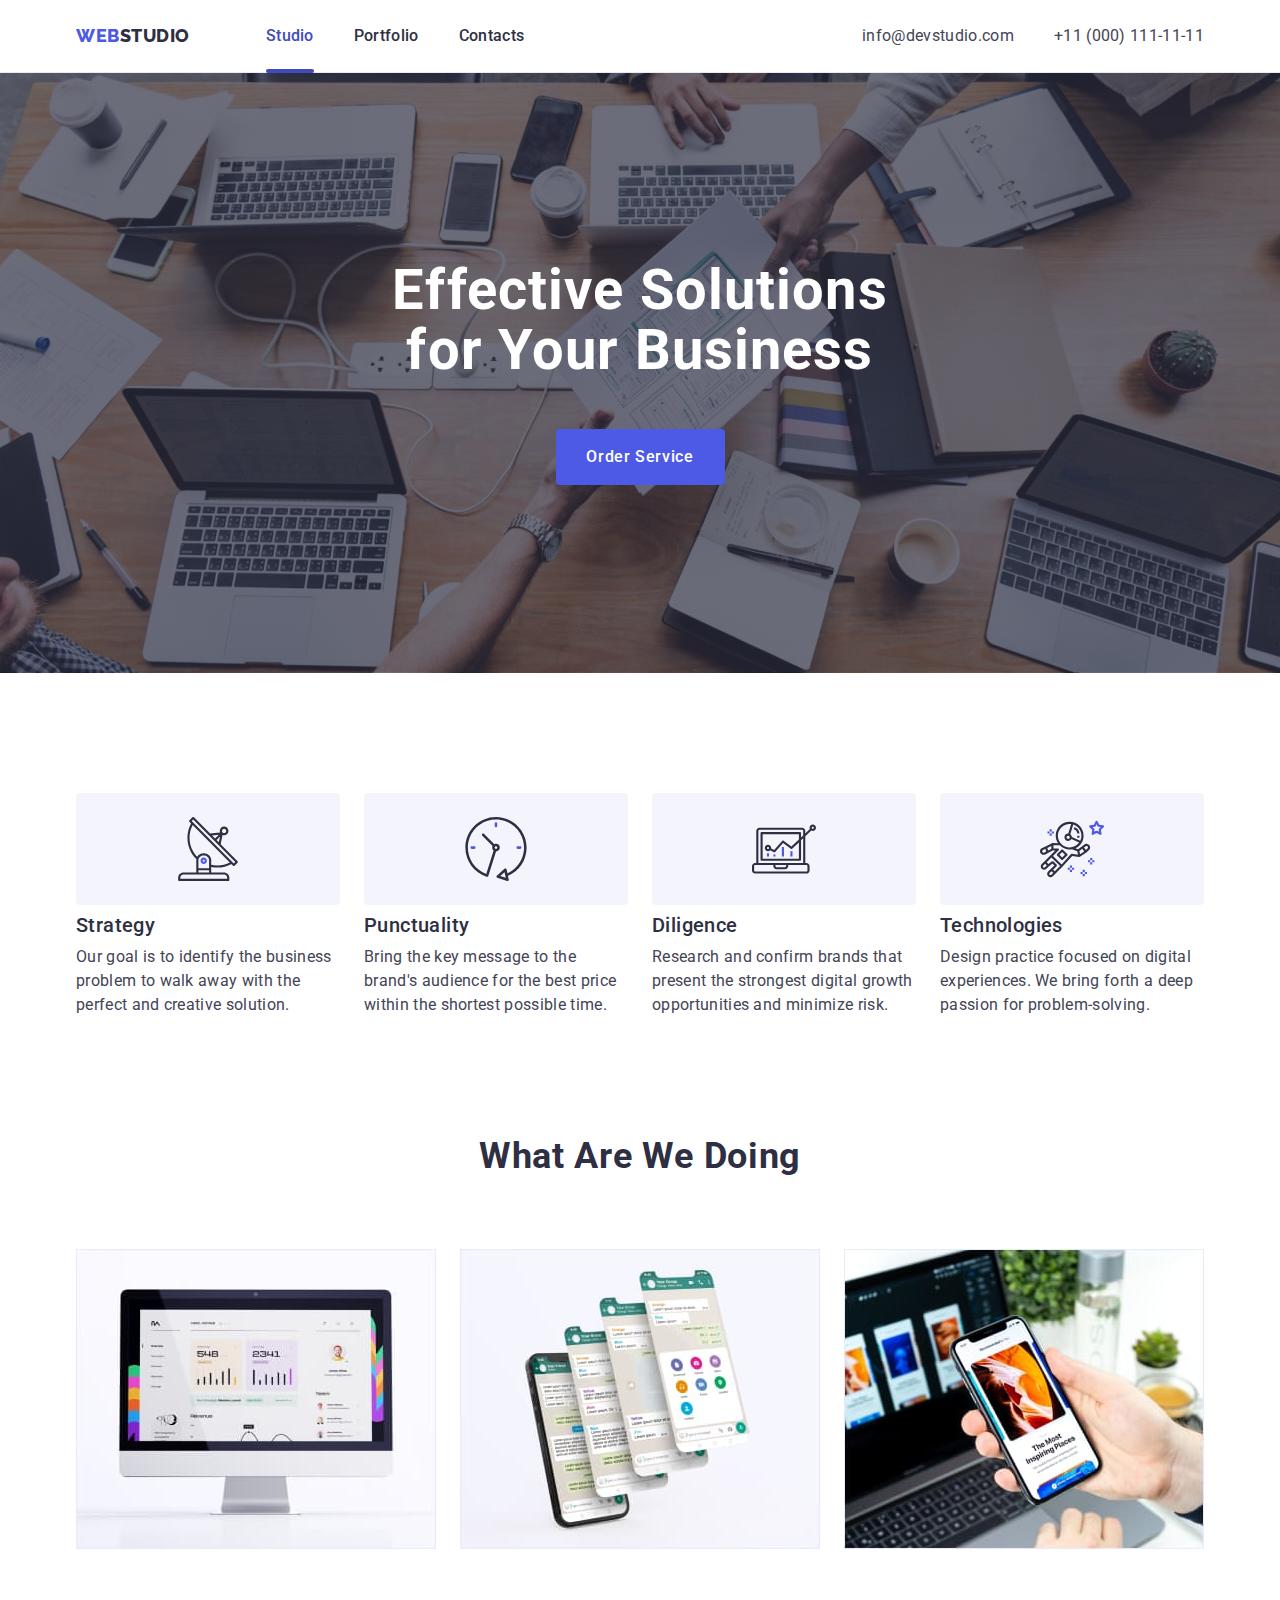
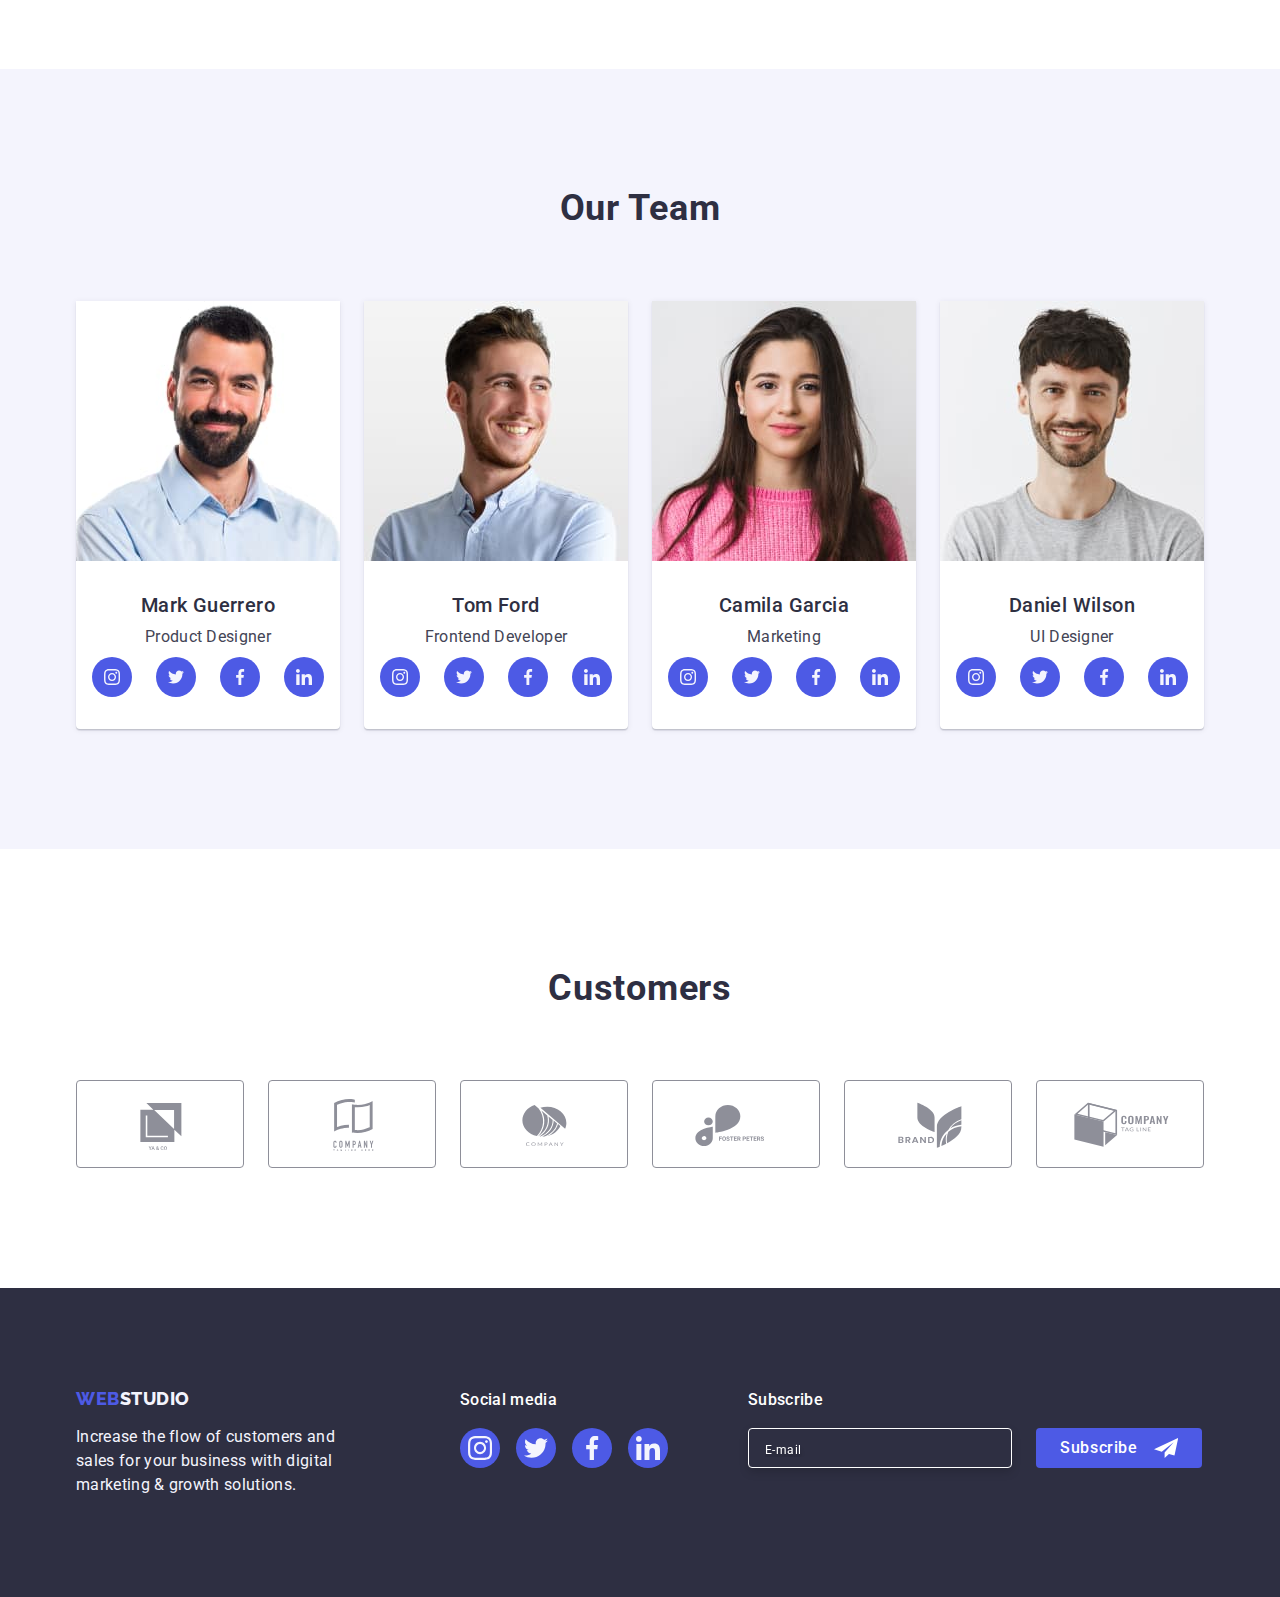
<file: index.html>
<!DOCTYPE html>
<html lang="en">
  <head>
    <meta charset="UTF-8" />
    <meta http-equiv="X-UA-Compatible" content="IE=edge" />
    <meta name="viewport" content="width=device-width, initial-scale=1.0" />
    <title>Document</title>
    <link
      rel="stylesheet"
      href="https://cdnjs.cloudflare.com/ajax/libs/modern-normalize/1.1.0/modern-normalize.min.css"
    />
    <link rel="stylesheet" href="./css/styles.css" />
    <link rel="preconnect" href="https://fonts.googleapis.com" />
    <link rel="preconnect" href="https://fonts.gstatic.com" crossorigin />
    <link
      href="https://fonts.googleapis.com/css2?family=Delicious+Handrawn&family=Montserrat:wght@400;500;600&family=Roboto:wght@400;500;700&display=swap"
      rel="stylesheet"
    />
    <link rel="preconnect" href="https://fonts.googleapis.com" />
    <link rel="preconnect" href="https://fonts.gstatic.com" crossorigin />
    <link
      href="https://fonts.googleapis.com/css2?family=Raleway:wght@800&display=swap"
      rel="stylesheet"
    />
  </head>
  <body>
    <header class="header">
      <div class="container header-block">
        <nav class="nav-list">
          <a class="header-logo link" href="./index.html">
            Web<span class="header-logo-blue">Studio</span></a
          >
          <ul class="list nav-item-list">
            <li class="header-item">
              <a class="header-link current link" href="./index.html">Studio</a>
            </li>
            <li class="header-item">
              <a class="header-link link" href="./portfolio.html">Portfolio</a>
            </li>
            <li class="header-item">
              <a class="header-link link" href="">Contacts</a>
            </li>
          </ul>
        </nav>
        <address class="address">
          <ul class="list address-list">
            <li>
              <a class="address-link link" href="mailto:info@devstudio.com"
                >info@devstudio.com</a
              >
            </li>
            <li>
              <a class="address-link link" href="tel:+110001111111"
                >+11 (000) 111-11-11</a
              >
            </li>
          </ul>
        </address>
      </div>
    </header>
    <main>
      <!--Hero-->
      <section class="hero section-hero">
        <div class="container">
          <h1 class="hero-title">Effective Solutions for Your Business</h1>
          <button class="hero-btn" type="button" data-modal-open>
            Order Service
          </button>
        </div>
      </section>
      <!--Our work-->
      <section class="section-ourwork">
        <div class="container ourwork-block">
          <h2 class="work-title-primary" hidden>features</h2>
          <ul class="list ourwork-list-block">
            <li class="ourwork-list">
              <div class="icon-ourwork">
                <svg width="64" height="64">
                  <use href="./images/icon.svg#icon-antenna"></use>
                </svg>
              </div>
              <h3 class="work-title">Strategy</h3>
              <p class="work-uppertitle">
                Our goal is to identify the business problem to walk away with
                the perfect and creative solution.
              </p>
            </li>
            <li class="ourwork-list">
              <div class="icon-ourwork">
                <svg width="64" height="64">
                  <use href="./images/icon.svg#icon-clock"></use>
                </svg>
              </div>
              <h3 class="work-title">Punctuality</h3>
              <p class="work-uppertitle">
                Bring the key message to the brand's audience for the best price
                within the shortest possible time.
              </p>
            </li>
            <li class="ourwork-list">
              <div class="icon-ourwork">
                <svg width="64" height="64">
                  <use href="./images/icon.svg#icon-diagram"></use>
                </svg>
              </div>
              <h3 class="work-title">Diligence</h3>
              <p class="work-uppertitle">
                Research and confirm brands that present the strongest digital
                growth opportunities and minimize risk.
              </p>
            </li>
            <li class="ourwork-list">
              <div class="icon-ourwork">
                <svg width="64" height="64">
                  <use href="./images/icon.svg#icon-astronaut"></use>
                </svg>
              </div>
              <h3 class="work-title">Technologies</h3>
              <p class="work-uppertitle">
                Design practice focused on digital experiences. We bring forth a
                deep passion for problem-solving.
              </p>
            </li>
          </ul>
        </div>
      </section>
      <!--What are we doing-->
      <section class="wedoing">
        <div class="container">
          <h2 class="wedoing-title">What are we doing</h2>
          <ul class="list wedoing-list-block">
            <li class="wedoing-list">
              <img
                class="wedoing-img"
                src="./images/Rectangle712.jpg"
                alt="Desktop"
                width="360"
              />
            </li>
            <li class="wedoing-list">
              <img
                class="wedoing-img"
                src="./images/Rectangle711.jpg"
                alt="Screen"
                width="360"
              />
            </li>
            <li class="wedoing-list">
              <img
                class="wedoing-img"
                src="./images/Rectangle71.jpg"
                alt="Mobile"
                width="360"
              />
            </li>
          </ul>
        </div>
      </section>
      <!--Our team-->
      <section class="ourteam">
        <div class="container">
          <h2 class="ourteam-title">Our Team</h2>
          <ul class="list ourteam-list-block">
            <li class="ourteam-item">
              <img
                class="ourteam-img"
                src="./images/img1.jpg"
                alt="Mark Guerrero"
                width="264"
              />
              <div class="ourteam-card-content">
                <h3 class="ourteam-title-name">Mark Guerrero</h3>
                <p class="ourteam-uppertitle">Product Designer</p>
                <ul class="ourteam-icon-block list">
                  <li class="ourteam-link-icon">
                    <a href="" class="ourteam-link-social">
                      <svg width="16" height="16" class="ourteam-social-icon">
                        <use href="./images/icon.svg#icon-instagram"></use>
                      </svg>
                    </a>
                  </li>
                  <li class="ourteam-link-icon">
                    <a href="" class="ourteam-link-social">
                      <svg width="16" height="16" class="ourteam-social-icon">
                        <use href="./images/icon.svg#icon-twitter"></use>
                      </svg>
                    </a>
                  </li>
                  <li class="ourteam-link-icon">
                    <a href="" class="ourteam-link-social">
                      <svg width="16" height="16" class="ourteam-social-icon">
                        <use href="./images/icon.svg#icon-facebook"></use>
                      </svg>
                    </a>
                  </li>
                  <li class="ourteam-link-icon">
                    <a href="" class="ourteam-link-social">
                      <svg width="16" height="16" class="ourteam-social-icon">
                        <use href="./images/icon.svg#icon-linkedin"></use>
                      </svg>
                    </a>
                  </li>
                </ul>
              </div>
            </li>
            <li class="ourteam-item">
              <img
                class="ourteam-img"
                src="./images/img2.jpg"
                alt="Tom Ford"
                width="264"
              />
              <div class="ourteam-card-content">
                <h3 class="ourteam-title-name">Tom Ford</h3>
                <p class="ourteam-uppertitle">Frontend Developer</p>
                <ul class="ourteam-icon-block list">
                  <li class="ourteam-link-icon">
                    <a href="" class="ourteam-link-social">
                      <svg width="16" height="16" class="ourteam-social-icon">
                        <use href="./images/icon.svg#icon-instagram"></use>
                      </svg>
                    </a>
                  </li>
                  <li class="ourteam-link-icon">
                    <a href="" class="ourteam-link-social">
                      <svg width="16" height="16" class="ourteam-social-icon">
                        <use href="./images/icon.svg#icon-twitter"></use>
                      </svg>
                    </a>
                  </li>
                  <li class="ourteam-link-icon">
                    <a href="" class="ourteam-link-social">
                      <svg width="16" height="16" class="ourteam-social-icon">
                        <use href="./images/icon.svg#icon-facebook"></use>
                      </svg>
                    </a>
                  </li>
                  <li class="ourteam-link-icon">
                    <a href="" class="ourteam-link-social">
                      <svg width="16" height="16" class="ourteam-social-icon">
                        <use href="./images/icon.svg#icon-linkedin"></use>
                      </svg>
                    </a>
                  </li>
                </ul>
              </div>
            </li>
            <li class="ourteam-item">
              <img
                class="ourteam-img"
                src="./images/img3.jpg"
                alt="Camila Garcia"
                width="264"
              />
              <div class="ourteam-card-content">
                <h3 class="ourteam-title-name">Camila Garcia</h3>
                <p class="ourteam-uppertitle">Marketing</p>
                <ul class="ourteam-icon-block list">
                  <li class="ourteam-link-icon">
                    <a href="" class="ourteam-link-social">
                      <svg width="16" height="16" class="ourteam-social-icon">
                        <use href="./images/icon.svg#icon-instagram"></use>
                      </svg>
                    </a>
                  </li>
                  <li class="ourteam-link-icon">
                    <a href="" class="ourteam-link-social">
                      <svg width="16" height="16" class="ourteam-social-icon">
                        <use href="./images/icon.svg#icon-twitter"></use>
                      </svg>
                    </a>
                  </li>
                  <li class="ourteam-link-icon">
                    <a href="" class="ourteam-link-social">
                      <svg width="16" height="16" class="ourteam-social-icon">
                        <use href="./images/icon.svg#icon-facebook"></use>
                      </svg>
                    </a>
                  </li>
                  <li class="ourteam-link-icon">
                    <a href="" class="ourteam-link-social">
                      <svg width="16" height="16" class="ourteam-social-icon">
                        <use href="./images/icon.svg#icon-linkedin"></use>
                      </svg>
                    </a>
                  </li>
                </ul>
              </div>
            </li>
            <li class="ourteam-item">
              <img
                class="ourteam-img"
                src="./images/img4.jpg"
                alt="Daniel Wilson"
                width="264"
              />
              <div class="ourteam-card-content">
                <h3 class="ourteam-title-name">Daniel Wilson</h3>
                <p class="ourteam-uppertitle">UI Designer</p>
                <ul class="ourteam-icon-block list">
                  <li class="ourteam-link-icon">
                    <a href="" class="ourteam-link-social">
                      <svg width="16" height="16" class="ourteam-social-icon">
                        <use href="./images/icon.svg#icon-instagram"></use>
                      </svg>
                    </a>
                  </li>
                  <li class="ourteam-link-icon">
                    <a href="" class="ourteam-link-social">
                      <svg width="16" height="16" class="ourteam-social-icon">
                        <use href="./images/icon.svg#icon-twitter"></use>
                      </svg>
                    </a>
                  </li>
                  <li class="ourteam-link-icon">
                    <a href="" class="ourteam-link-social">
                      <svg width="16" height="16" class="ourteam-social-icon">
                        <use href="./images/icon.svg#icon-facebook"></use>
                      </svg>
                    </a>
                  </li>
                  <li class="ourteam-link-icon">
                    <a href="" class="ourteam-link-social">
                      <svg width="16" height="16" class="ourteam-social-icon">
                        <use href="./images/icon.svg#icon-linkedin"></use>
                      </svg>
                    </a>
                  </li>
                </ul>
              </div>
            </li>
          </ul>
        </div>
      </section>
      <!--Customers-->
      <section class="customers">
        <div class="container">
          <h2 class="customers-title">Customers</h2>
          <ul class="list customers-list-block">
            <li class="customers-list">
              <a href="" class="customers-link">
                <svg width="104" height="56" class="customers-icon">
                  <use href="./images/icon.svg#icon-customers1"></use>
                </svg>
              </a>
            </li>
            <li class="customers-list">
              <a href="" class="customers-link">
                <svg width="104" height="56" class="customers-icon">
                  <use href="./images/icon.svg#icon-customers2"></use>
                </svg>
              </a>
            </li>
            <li class="customers-list">
              <a href="" class="customers-link">
                <svg width="104" height="56" class="customers-icon">
                  <use href="./images/icon.svg#icon-customers3"></use>
                </svg>
              </a>
            </li>
            <li class="customers-list">
              <a href="" class="customers-link">
                <svg width="104" height="56" class="customers-icon">
                  <use href="./images/icon.svg#icon-customers4"></use>
                </svg>
              </a>
            </li>
            <li class="customers-list">
              <a href="" class="customers-link">
                <svg width="104" height="56" class="customers-icon">
                  <use href="./images/icon.svg#icon-customers5"></use>
                </svg>
              </a>
            </li>
            <li class="customers-list">
              <a href="" class="customers-link">
                <svg width="104" height="56" class="customers-icon">
                  <use href="./images/icon.svg#icon-customers6"></use>
                </svg>
              </a>
            </li>
          </ul>
        </div>
      </section>
    </main>
    <footer class="footer section-footer">
      <div class="container footer-list">
        <div class="footer-block">
          <a class="footer-logo link" href="./index.html">
            Web<span class="footer-logo-cloud">Studio</span></a
          >
          <p class="footer-uppertitle">
            Increase the flow of customers and sales for your business with
            digital marketing & growth solutions.
          </p>
        </div>
        <div class="footer-block-social">
          <p class="footer-uppertitle-social">Social media</p>
          <ul class="list footer-list-social">
            <li class="footer-link">
              <a href="" class="footer-link-social">
                <svg width="24" height="24" class="footer-social-icon">
                  <use href="./images/icon.svg#icon-instagram"></use>
                </svg>
              </a>
            </li>
            <li class="footer-link">
              <a href="" class="footer-link-social">
                <svg width="24" height="24" class="footer-social-icon">
                  <use href="./images/icon.svg#icon-twitter"></use>
                </svg>
              </a>
            </li>
            <li class="footer-link">
              <a href="" class="footer-link-social">
                <svg width="24" height="24" class="footer-social-icon">
                  <use href="./images/icon.svg#icon-facebook"></use>
                </svg>
              </a>
            </li>
            <li class="footer-link">
              <a href="" class="footer-link-social">
                <svg width="24" height="24" class="footer-social-icon">
                  <use href="./images/icon.svg#icon-linkedin"></use>
                </svg>
              </a>
            </li>
          </ul>
        </div>
        <!-- Subscribe form -->
        <div class="subscribe-form-container">
          <p class="subscribe-text">Subscribe</p>
          <form class="subscribe-form" name="subscribe_form">
            <input
              class="subsribe-email-text"
              type="email"
              name="email"
              placeholder="E-mail"
            />
            <button type="submit" class="subscribe-btn">
              <span class="submit-text">Subscribe</span>
              <svg class="subscribe-icon" width="24" height="24">
                <use href="./images/icon.svg#icon-icon-send-1"></use>
              </svg>
            </button>
          </form>
        </div>
      </div>
    </footer>
    <!-- Modal Window -->
    <div class="backdrop is-hidden" data-modal>
      <div class="modal">
        <button class="modal-btn" type="button" data-modal-close>
          <svg class="modal-icon" width="8" height="8">
            <use href="./images/icon.svg#icon-Vector"></use>
          </svg>
        </button>
        <strong class="text-contact-form"
          >Leave your contacts and we will call you back</strong
        >
        <form class="contact-form" name="contact_form">
          <label class="modal-form-label" for="user_name">Name</label>
          <div class="modal-form-wrapper">
            <input
              class="modal-form-input"
              type="text"
              name="user_name"
              id="user_name"
            />
            <svg class="modal-form-icon" width="12" height="12">
              <use href="./images/icon.svg#icon-name"></use>
            </svg>
          </div>
          <label class="modal-form-label" for="user_phone">Phone</label>
          <div class="modal-form-wrapper">
            <input
              class="modal-form-input"
              type="tel"
              name="user_phone"
              id="user_phone"
            />
            <svg class="modal-form-icon" width="13" height="13">
              <use href="./images/icon.svg#icon-phone"></use>
            </svg>
          </div>
          <label class="modal-form-label" for="user_email">Email</label>
          <div class="modal-form-wrapper">
            <input
              class="modal-form-input"
              type="email"
              name="email_contact"
              id="user_email"
            />
            <svg class="modal-form-icon" width="15" height="12">
              <use href="./images/icon.svg#icon-email"></use>
            </svg>
          </div>
          <label class="modal-form-label">Comment</label>
          <textarea
            class="modal-form-comment"
            name="comment_contact"
            placeholder="Text input"
          ></textarea>
          <label class="modal-form-privacy">
            <input
              class="modal-form-privacy-box"
              type="checkbox"
              name="privacy_policy"
            />
            <!-- <svg class="modal-form-privacy-icon" width="16" height="16">
              <use
                class="modal-form-privacy-unchecked"
                href="./images/icon.svg#icon-unchecked"
              ></use>
              <use
                class="modal-form-privacy-checked"
                href="./images/icon.svg#icon-checked"
              ></use>
            </svg> -->
            <span class="modal-form-privacy-text"
              >I accept the terms and conditions of the
              <a class="modal-form-privacy-link" href="">Privacy Policy</a>
            </span>
          </label>
          <button type="submit" class="send-contact-btn">
            <span class="submit-text">Send</span>
          </button>
        </form>
      </div>
    </div>
    <script src="./js/modal.js"></script>
  </body>
</html>
<!--  -->
</file>
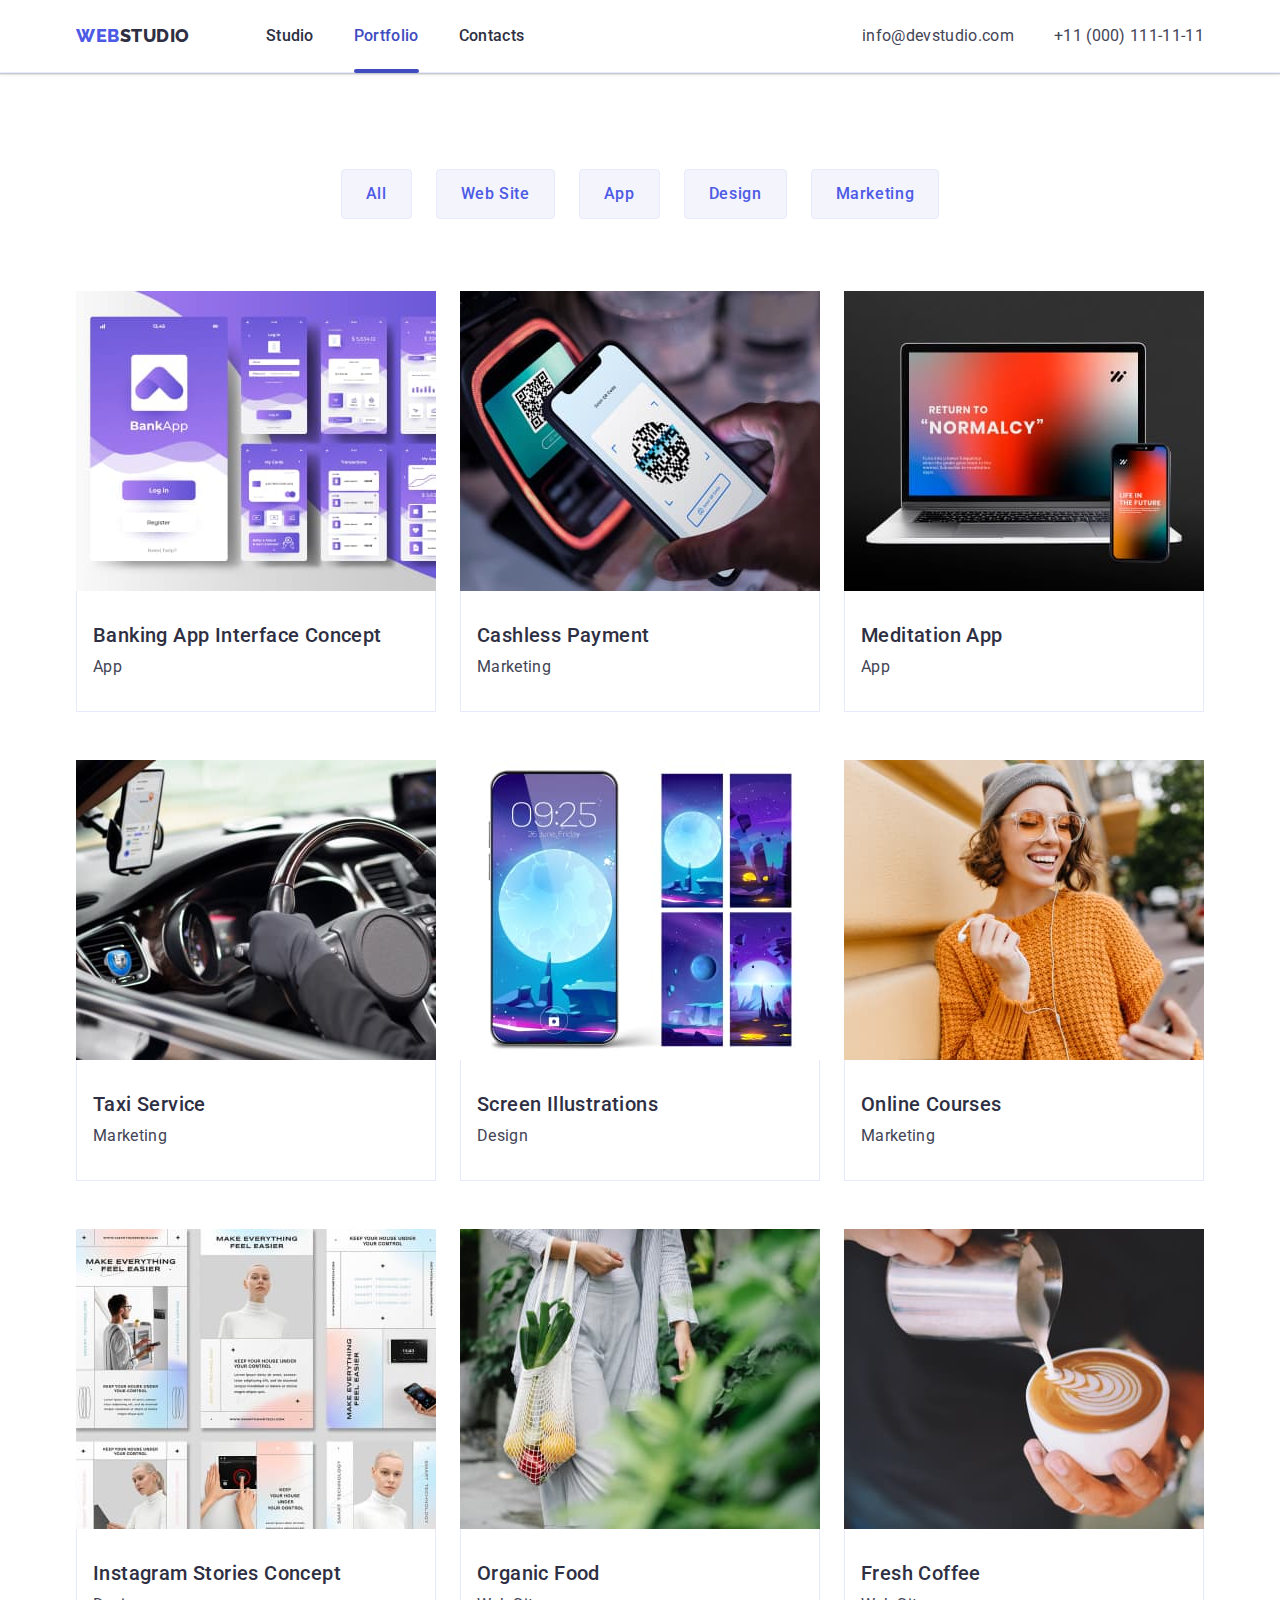
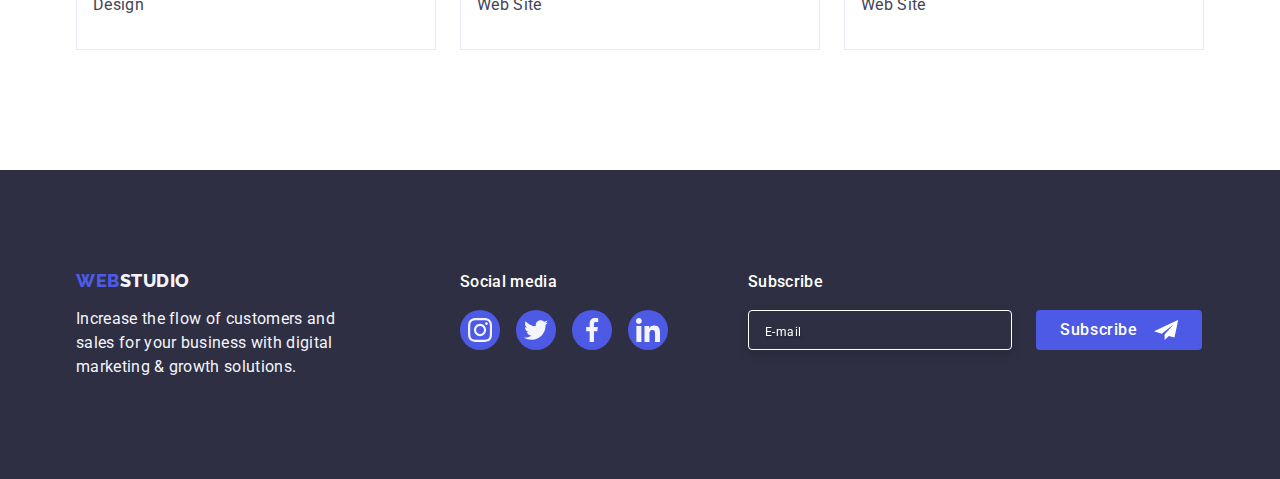
<file: portfolio.html>
<!DOCTYPE html>
<html lang="en">
  <head>
    <meta charset="UTF-8" />
    <meta http-equiv="X-UA-Compatible" content="IE=edge" />
    <meta name="viewport" content="width=device-width, initial-scale=1.0" />
    <title>Document</title>
    <link
      rel="stylesheet"
      href="https://cdnjs.cloudflare.com/ajax/libs/modern-normalize/1.1.0/modern-normalize.min.css"
    />
    <link rel="stylesheet" href="./css/styles.css" />
    <link rel="preconnect" href="https://fonts.googleapis.com" />
    <link rel="preconnect" href="https://fonts.gstatic.com" crossorigin />
    <link
      href="https://fonts.googleapis.com/css2?family=Delicious+Handrawn&family=Montserrat:wght@400;500;600&family=Roboto:wght@400;500;700&display=swap"
      rel="stylesheet"
    />
    <link rel="preconnect" href="https://fonts.googleapis.com" />
    <link rel="preconnect" href="https://fonts.gstatic.com" crossorigin />
    <link
      href="https://fonts.googleapis.com/css2?family=Raleway:wght@800&display=swap"
      rel="stylesheet"
    />
  </head>
  <body>
    <header class="header">
      <div class="container header-block">
        <nav class="nav-list">
          <a class="header-logo link" href="./index.html">
            Web<span class="header-logo-blue">Studio</span></a
          >
          <ul class="list nav-item-list">
            <li class="header-item">
              <a class="header-link link" href="./index.html">Studio</a>
            </li>
            <li class="header-item">
              <a class="header-link current link" href="./portfolio.html"
                >Portfolio</a
              >
            </li>
            <li class="header-item">
              <a class="header-link link" href="">Contacts</a>
            </li>
          </ul>
        </nav>
        <address class="address">
          <ul class="list address-list">
            <li>
              <a class="address-link link" href="mailto:info@devstudio.com"
                >info@devstudio.com</a
              >
            </li>
            <li>
              <a class="address-link link" href="tel:+110001111111"
                >+11 (000) 111-11-11</a
              >
            </li>
          </ul>
        </address>
      </div>
    </header>
    <main>
      <section class="section-portfolio">
        <div class="container">
          <h1 class="filter-title" hidden>Portfolio</h1>
          <!-- Portfolio. Filter -->
          <ul class="list portfolio-filter-list">
            <li class="portfolio-btn">
              <button class="filter-btn" type="button">All</button>
            </li>
            <li>
              <button class="filter-btn" type="button">Web Site</button>
            </li>
            <li>
              <button class="filter-btn" type="button">App</button>
            </li>
            <li>
              <button class="filter-btn" type="button">Design</button>
            </li>
            <li>
              <button class="filter-btn" type="button">Marketing</button>
            </li>
          </ul>
          <!-- Portfolio -->
          <ul class="list portfolio-list">
            <li class="portfolio-item">
              <a class="portfolio-link link" href="">
                <div class="card-text-box">
                  <img
                    class="portfolio-img"
                    src="./images/portfolio/portfolio1.jpg"
                    alt="Banking App Interface Concept"
                    width="360"
                    height="300"
                  />
                  <div class="overlay">
                    <p class="portfolio-overlay">
                      14 Stylish and User-Friendly App Design Concepts · Task
                      Manager App · Calorie Tracker App · Exotic Fruit Ecommerce
                      App · Cloud Storage App
                    </p>
                  </div>
                </div>
                <div class="portfolio-card-content">
                  <h2 class="portfolio-title">Banking App Interface Concept</h2>
                  <p class="portfolio-uppertitle">App</p>
                </div>
              </a>
            </li>
            <li class="portfolio-item">
              <a class="portfolio-link link" href="">
                <div class="card-text-box">
                  <img
                    class="portfolio-img"
                    src="./images/portfolio/portfolio2.jpg"
                    alt="Cashless Payment"
                    width="360"
                    height="300"
                  />
                  <div class="overlay">
                    <p class="portfolio-overlay">
                      14 Stylish and User-Friendly App Design Concepts · Task
                      Manager App · Calorie Tracker App · Exotic Fruit Ecommerce
                      App · Cloud Storage App
                    </p>
                  </div>
                </div>
                <div class="portfolio-card-content">
                  <h2 class="portfolio-title">Cashless Payment</h2>
                  <p class="portfolio-uppertitle">Marketing</p>
                </div>
              </a>
            </li>
            <li class="portfolio-item">
              <a class="portfolio-link link" href="">
                <div class="card-text-box">
                  <img
                    class="portfolio-img"
                    src="./images/portfolio/portfolio3.jpg"
                    alt="Meditation App"
                    width="360"
                    height="300"
                  />
                  <div class="overlay">
                    <p class="portfolio-overlay">
                      14 Stylish and User-Friendly App Design Concepts · Task
                      Manager App · Calorie Tracker App · Exotic Fruit Ecommerce
                      App · Cloud Storage App
                    </p>
                  </div>
                </div>
                <div class="portfolio-card-content">
                  <h2 class="portfolio-title">Meditation App</h2>
                  <p class="portfolio-uppertitle">App</p>
                </div>
              </a>
            </li>
            <li class="portfolio-item">
              <a class="portfolio-link link" href="">
                <div class="card-text-box">
                  <img
                    class="portfolio-img"
                    src="./images/portfolio/portfolio4.jpg"
                    alt="Taxi Service"
                    width="360"
                    height="300"
                  />
                  <div class="overlay">
                    <p class="portfolio-overlay">
                      14 Stylish and User-Friendly App Design Concepts · Task
                      Manager App · Calorie Tracker App · Exotic Fruit Ecommerce
                      App · Cloud Storage App
                    </p>
                  </div>
                </div>
                <div class="portfolio-card-content">
                  <h2 class="portfolio-title">Taxi Service</h2>
                  <p class="portfolio-uppertitle">Marketing</p>
                </div>
              </a>
            </li>
            <li class="portfolio-item">
              <a class="portfolio-link link" href="">
                <div class="card-text-box">
                  <img
                    class="portfolio-img"
                    src="./images/portfolio/portfolio5.jpg"
                    alt="Screen Illustrations"
                    width="360"
                    height="300"
                  />
                  <div class="overlay">
                    <p class="portfolio-overlay">
                      14 Stylish and User-Friendly App Design Concepts · Task
                      Manager App · Calorie Tracker App · Exotic Fruit Ecommerce
                      App · Cloud Storage App
                    </p>
                  </div>
                </div>
                <div class="portfolio-card-content">
                  <h2 class="portfolio-title">Screen Illustrations</h2>
                  <p class="portfolio-uppertitle">Design</p>
                </div>
              </a>
            </li>
            <li class="portfolio-item">
              <a class="portfolio-link link" href="">
                <div class="card-text-box">
                  <img
                    class="portfolio-img"
                    src="./images/portfolio/portfolio6.jpg"
                    alt="Online Courses"
                    width="360"
                    height="300"
                  />
                  <div class="overlay">
                    <p class="portfolio-overlay">
                      14 Stylish and User-Friendly App Design Concepts · Task
                      Manager App · Calorie Tracker App · Exotic Fruit Ecommerce
                      App · Cloud Storage App
                    </p>
                  </div>
                </div>
                <div class="portfolio-card-content">
                  <h2 class="portfolio-title">Online Courses</h2>
                  <p class="portfolio-uppertitle">Marketing</p>
                </div>
              </a>
            </li>
            <li class="portfolio-item">
              <a class="portfolio-link link" href="">
                <div class="card-text-box">
                  <img
                    class="portfolio-img"
                    src="./images/portfolio/portfolio7.jpg"
                    alt="Instagram Stories Concept"
                    width="360"
                    height="300"
                  />
                  <div class="overlay">
                    <p class="portfolio-overlay">
                      14 Stylish and User-Friendly App Design Concepts · Task
                      Manager App · Calorie Tracker App · Exotic Fruit Ecommerce
                      App · Cloud Storage App
                    </p>
                  </div>
                </div>
                <div class="portfolio-card-content">
                  <h2 class="portfolio-title">Instagram Stories Concept</h2>
                  <p class="portfolio-uppertitle">Design</p>
                </div>
              </a>
            </li>
            <li class="portfolio-item">
              <a class="portfolio-link link" href="">
                <div class="card-text-box">
                  <img
                    class="portfolio-img"
                    src="./images/portfolio/portfolio8.jpg"
                    alt="Organic Food"
                    width="360"
                    height="300"
                  />
                  <div class="overlay">
                    <p class="portfolio-overlay">
                      14 Stylish and User-Friendly App Design Concepts · Task
                      Manager App · Calorie Tracker App · Exotic Fruit Ecommerce
                      App · Cloud Storage App
                    </p>
                  </div>
                </div>
                <div class="portfolio-card-content">
                  <h2 class="portfolio-title">Organic Food</h2>
                  <p class="portfolio-uppertitle">Web Site</p>
                </div>
              </a>
            </li>
            <li class="portfolio-item">
              <a class="portfolio-link link" href="">
                <div class="card-text-box">
                  <img
                    class="portfolio-img"
                    src="./images/portfolio/portfolio9.jpg"
                    alt="Fresh Coffee"
                    width="360"
                    height="300"
                  />
                  <div class="overlay">
                    <p class="portfolio-overlay">
                      14 Stylish and User-Friendly App Design Concepts · Task
                      Manager App · Calorie Tracker App · Exotic Fruit Ecommerce
                      App · Cloud Storage App
                    </p>
                  </div>
                </div>
                <div class="portfolio-card-content">
                  <h2 class="portfolio-title">Fresh Coffee</h2>
                  <p class="portfolio-uppertitle">Web Site</p>
                </div>
              </a>
            </li>
          </ul>
        </div>
      </section>
    </main>
    <footer class="footer section-footer">
      <div class="container footer-list">
        <div class="footer-block">
          <a class="footer-logo link" href="./index.html">
            Web<span class="footer-logo-cloud">Studio</span></a
          >
          <p class="footer-uppertitle">
            Increase the flow of customers and sales for your business with
            digital marketing & growth solutions.
          </p>
        </div>
        <div class="footer-block-social">
          <p class="footer-uppertitle-social">Social media</p>
          <ul class="list footer-list-social">
            <li class="footer-link">
              <a href="" class="footer-link-social">
                <svg width="24" height="24" class="footer-social-icon">
                  <use href="./images/icon.svg#icon-instagram"></use>
                </svg>
              </a>
            </li>
            <li class="footer-link">
              <a href="" class="footer-link-social">
                <svg width="24" height="24" class="footer-social-icon">
                  <use href="./images/icon.svg#icon-twitter"></use>
                </svg>
              </a>
            </li>
            <li class="footer-link">
              <a href="" class="footer-link-social">
                <svg width="24" height="24" class="footer-social-icon">
                  <use href="./images/icon.svg#icon-facebook"></use>
                </svg>
              </a>
            </li>
            <li class="footer-link">
              <a href="" class="footer-link-social">
                <svg width="24" height="24" class="footer-social-icon">
                  <use href="./images/icon.svg#icon-linkedin"></use>
                </svg>
              </a>
            </li>
          </ul>
        </div>
        <!-- Subscribe form -->
        <div class="subscribe-form-container">
          <p class="subscribe-text">Subscribe</p>
          <form class="subscribe-form" name="subscribe_form">
            <input
              class="subsribe-email-text"
              type="email"
              name="email"
              placeholder="E-mail"
            />
            <button type="submit" class="subscribe-btn">
              <p class="submit-text">Subscribe</p>
              <svg class="subscribe-icon" width="24" height="24">
                <use href="./images/icon.svg#icon-icon-send-1"></use>
              </svg>
            </button>
          </form>
        </div>
      </div>
    </footer>
  </body>
</html>
<!--  -->
</file>
<file: css/styles.css>
:root {
  --primary-color-navyblue: #2e2f42;
  --color-iris: #4d5ae5;
  --color-ocean: #404bbf;
  --color-green: #31d0aa;
  --color-slate: #434455;
  --color-lightslate: #8e8f99;
  --color-cornflower: #e7e9fc;
  --color-cloud: #f4f4fd;
  --color-navybluemodal: #2e2f42;
  --color-grey: #2e2f42;
  --color-white: #ffffff;
  --color-dairy: #fcfcfc;
}
/* Base styles */
body {
  font-family: Roboto, sans-serif;
  color: var(--color-slate);
  background-color: var(--color-white);
}
p,
h1,
h2,
h3,
h4,
h5 {
  margin: 0;
}
ul {
  margin: 0;
  padding-left: 0;
}
.container {
  width: 1158px;
  margin: 0 auto;
  padding-left: 15px;
  padding-right: 15px;
}

/* Header styles */
.header {
  border-bottom: 1px solid #e7e9fc;
  box-shadow: 0px 2px 1px rgba(46, 47, 66, 0.08),
    0px 1px 1px rgba(46, 47, 66, 0.16), 0px 1px 6px rgba(46, 47, 66, 0.08);
}
.header-block {
  display: flex;
  justify-content: space-between;
  align-items: center;
}
.nav-list {
  display: flex;
  align-items: center;
}
.nav-item-list {
  display: flex;
  gap: 40px;
}
.header-logo {
  font-family: Raleway, sans-serif;
  font-weight: 800;
  font-size: 18px;
  line-height: 1.17;
  letter-spacing: 0.03em;
  text-transform: uppercase;
  color: var(--color-iris);
  margin-right: 76px;
}
.link {
  text-decoration: none;
}
.header-logo-blue {
  color: var(--primary-color-navyblue);
}
.list {
  list-style: none;
}
.header-link {
  font-weight: 500;
  font-size: 16px;
  line-height: 1.5;
  letter-spacing: 0.02em;
  text-decoration: none;
  color: var(--primary-color-navyblue);
  padding-top: 24px;
  padding-bottom: 24px;
  position: relative;
  display: block;
  transition: color 250ms cubic-bezier(0.4, 0, 0.2, 1);
}
.header-link:hover,
.header-link:focus {
  color: var(--color-ocean);
}
.header-link::after {
  content: "";
  display: block;
  width: 100%;
  height: 4px;
  border-radius: 2px;
  position: absolute;
  left: 0;
  bottom: -1px;
  transition: background-color 250ms cubic-bezier(0.4, 0, 0.2, 1);
}
.current.header-link {
  color: var(--color-ocean);
  transition: background-color 250ms cubic-bezier(0.4, 0, 0.2, 1);
}
.current.header-link::after,
.header-link:hover::after,
.header-link:focus::after {
  background-color: var(--color-ocean);
}
.address {
  font-style: normal;
}
.address-list {
  display: flex;
  gap: 40px;
  align-items: center;
  padding-left: 0;
}
.address-link {
  font-weight: 400;
  font-size: 16px;
  line-height: 1.5;
  letter-spacing: 0.02em;
  color: var(--color-slate);
  transition: color 250ms cubic-bezier(0.4, 0, 0.2, 1);
}
.address-link:hover,
.address-link:focus {
  color: var(--color-ocean);
}

/* Hero styles */
.hero {
  background-color: var(--primary-color-navyblue);
  background-image: linear-gradient(
      rgba(46, 47, 66, 0.7),
      rgba(46, 47, 66, 0.7)
    ),
    url("../images/people-office-1.jpg");
  background-repeat: no-repeat;
  background-size: cover;
  background-position: center;
  max-width: 1440px;
  margin-right: auto;
  margin-left: auto;
}
.section-hero {
  padding-top: 188px;
  padding-bottom: 188px;
}
.hero-title {
  font-weight: 700;
  font-size: 56px;
  line-height: 1.07;
  letter-spacing: 0.02em;
  text-decoration: none;
  text-align: center;
  color: var(--color-white);
  margin-bottom: 48px;
  max-width: 496px;
  margin-right: auto;
  margin-left: auto;
}
.hero-btn {
  font-family: Roboto, sans-serif;
  font-weight: 500;
  font-size: 16px;
  line-height: 1.5;
  letter-spacing: 0.04em;
  color: var(--color-white);
  background-color: var(--color-iris);
  cursor: pointer;
  display: block;
  margin-right: auto;
  margin-left: auto;
  min-width: 169px;
  height: 56px;
  border: none;
  border-radius: 4px;
  transition: background-color 250ms cubic-bezier(0.4, 0, 0.2, 1);
}
.hero-btn:hover,
.hero-btn:focus {
  background-color: var(--color-ocean);
}
/* Portfolio. Filter styles */
.filter-btn {
  font-family: Roboto, sans-serif;
  font-weight: 500;
  font-size: 16px;
  line-height: 1.5;
  letter-spacing: 0.04em;
  text-decoration: none;
  cursor: pointer;
  color: var(--color-iris);
  background-color: var(--color-cloud);
  padding: 12px 24px 12px 24px;
  border-radius: 4px;
  border: 1px solid #e7e9fc;
  transition: background-color 250ms cubic-bezier(0.4, 0, 0.2, 1),
    color 250ms cubic-bezier(0.4, 0, 0.2, 1),
    box-shadow 250ms cubic-bezier(0.4, 0, 0.2, 1),
    border 250ms cubic-bezier(0.4, 0, 0.2, 1);
}
.filter-btn:hover,
.filter-btn:focus {
  color: var(--color-white);
  background-color: var(--color-ocean);
  border: 1px solid transparent;
  box-shadow: 0px 3px 1px rgba(0, 0, 0, 0.1), 0px 2px 1px rgba(0, 0, 0, 0.08),
    0px 2px 2px rgba(0, 0, 0, 0.12);
}
/* Portfolio styles */
.section-portfolio {
  padding-top: 96px;
  padding-bottom: 120px;
}
.portfolio-filter-list {
  display: flex;
  justify-content: center;
  gap: 24px;
  margin-bottom: 72px;
}
.portfolio-list {
  display: flex;
  flex-wrap: wrap;
  column-gap: 24px;
  row-gap: 48px;
}
.portfolio-item {
  width: calc((100% - 48px) / 3);
}
.portfolio-img {
  display: block;
}
.overlay {
  position: absolute;
  left: 0;
  top: 0;
  transform: translateY(100%);

  line-height: 1.5;
  letter-spacing: 0.02em;
  background-color: var(--color-iris);

  width: 100%;
  height: 100%;
  padding-top: 40px;
  padding-left: 32px;
  padding-right: 32px;

  transition: transform 250ms cubic-bezier(0.4, 0, 0.2, 1);
}
.portfolio-overlay {
  color: var(--color-cloud);
}
.card-text-box {
  position: relative;
  overflow: hidden;
}
.portfolio-link {
  display: block;
  transition: box-shadow 250ms cubic-bezier(0.4, 0, 0.2, 1);
}
.portfolio-link:hover .overlay,
.portfolio-link:focus .overlay {
  box-shadow: 0px 1px 6px rgba(46, 47, 66, 0.08),
    0px 1px 1px rgba(46, 47, 66, 0.16), 0px 2px 1px rgba(46, 47, 66, 0.08);
  transform: translateY(0);
}
.portfolio-card-content {
  padding: 32px 16px;
  border: 1px solid #e7e9fc;
  border-top: none;
}
.portfolio-title {
  font-weight: 500;
  font-size: 20px;
  line-height: 1.2;
  letter-spacing: 0.02em;
  color: var(--primary-color-navyblue);
  margin-bottom: 8px;
}
.portfolio-uppertitle {
  font-weight: 400;
  font-size: 16px;
  line-height: 1.5;
  letter-spacing: 0.02em;
  color: var(--color-slate);
}

/* Our Work styles*/
.section-ourwork {
  padding-top: 120px;
  padding-bottom: 120px;
}
.ourwork-list-block {
  display: flex;
  gap: 24px;
}
.ourwork-list {
  width: calc((100% - 72px) / 4);
}
.icon-ourwork {
  display: flex;
  height: 112px;
  justify-content: center;
  align-items: center;
  margin-bottom: 8px;
  background: #f4f4fd;
  border-radius: 4px;
}
.work-title {
  font-weight: 500;
  font-size: 20px;
  line-height: 1.2;
  letter-spacing: 0.02em;
  color: var(--primary-color-navyblue);
  margin-bottom: 8px;
}
.work-uppertitle {
  font-weight: 400;
  font-size: 16px;
  line-height: 1.5;
  letter-spacing: 0.02em;
  color: var(--color-slate);
}
/* We Doing styles */
.wedoing {
  padding-bottom: 120px;
}
.wedoing-title {
  font-weight: 700;
  font-size: 36px;
  line-height: 1.11;
  letter-spacing: 0.02em;
  text-transform: capitalize;
  text-align: center;
  color: var(--primary-color-navyblue);
  margin-bottom: 72px;
}
.wedoing-list-block {
  display: flex;
  gap: 24px;
}
.wedoing-list {
  width: calc((100% - 48px) / 3);
}
.wedoing-img {
  display: block;
}
/* Our Team styles */
.ourteam {
  background-color: var(--color-cloud);
  padding-top: 120px;
  padding-bottom: 120px;
}
.ourteam-title {
  font-weight: 700;
  font-size: 36px;
  line-height: 1.11;
  letter-spacing: 0.02em;
  text-transform: capitalize;
  text-align: center;
  color: var(--primary-color-navyblue);
  margin-bottom: 72px;
}
.ourteam-list-block {
  display: flex;
  gap: 24px;
}
.ourteam-item {
  background-color: var(--color-white);
  width: calc((100% - 72px) / 4);
  border-radius: 0px 0px 4px 4px;
  box-shadow: 0px 1px 6px rgba(46, 47, 66, 0.08),
    0px 1px 1px rgba(46, 47, 66, 0.16), 0px 2px 1px rgba(46, 47, 66, 0.08);
}
.ourteam-img {
  display: block;
}
.ourteam-card-content {
  display: block;
  border-radius: 0px 0px 4px 4px;
  padding-top: 32px;
  padding-bottom: 32px;
}
.ourteam-title-name {
  font-weight: 500;
  font-size: 20px;
  line-height: 1.2;
  letter-spacing: 0.02em;
  text-transform: capitalize;
  color: var(--primary-color-navyblue);
  text-align: center;
  margin-bottom: 8px;
}
.ourteam-uppertitle {
  font-weight: 400;
  font-size: 16px;
  line-height: 1.5;
  letter-spacing: 0.02em;
  color: var(--color-slate);
  text-align: center;
  margin-bottom: 8px;
}
.ourteam-icon-block {
  display: flex;
  justify-content: center;
  gap: 24px;
}
.ourteam-link-icon {
  width: 40px;
  height: 40px;
}
.ourteam-link-social {
  display: flex;
  width: 100%;
  height: 100%;
  justify-content: center;
  align-items: center;
  background-color: #4d5ae5;
  border-radius: 50%;
  transition: background-color 250ms cubic-bezier(0.4, 0, 0.2, 1);
}
.ourteam-link-social:focus,
.ourteam-link-social:hover {
  background-color: #404bbf;
}
.ourteam-social-icon {
  fill: #f4f4fd;
}
/* Customers */
.customers {
  padding-top: 120px;
  padding-bottom: 120px;
}
.customers-title {
  font-weight: 700;
  font-size: 36px;
  line-height: 1.1;
  letter-spacing: 0.02em;
  text-transform: capitalize;
  text-align: center;
  color: var(--primary-color-navyblue);
  margin-bottom: 72px;
}
.customers-list-block {
  display: flex;
  justify-content: space-between;
  gap: 24px;
  align-items: center;
  height: 88px;
}
.customers-list {
  width: 168px;
  height: 88px;
}
.customers-link:hover,
.customers-link:focus {
  border-color: #404bbf;
  color: var(--color-ocean);
}
.customers-link {
  display: flex;
  width: 100%;
  height: 100%;
  justify-content: center;
  align-items: center;
  color: var(--color-lightslate);
  border: 1px solid #8e8f99;
  border-radius: 4px;
  transition: color 250ms cubic-bezier(0.4, 0, 0.2, 1),
    border-color 250ms cubic-bezier(0.4, 0, 0.2, 1);
}
.customers-icon {
  fill: currentColor;
}
/* Footer styles */
.footer {
  background-color: var(--primary-color-navyblue);
}
.section-footer {
  padding-top: 100px;
  padding-bottom: 100px;
}
.footer-list {
  display: flex;
  align-items: baseline;
}
.footer-block {
  margin-right: 120px;
}

.footer-logo {
  font-family: Raleway, sans-serif;
  font-weight: 800;
  font-size: 18px;
  line-height: 1.17;
  letter-spacing: 0.03em;
  text-decoration: none;
  text-transform: uppercase;
  color: var(--color-iris);
  display: inline-block;
  margin-bottom: 16px;
}
.footer-logo-cloud {
  color: var(--color-cloud);
}
.footer-uppertitle {
  font-weight: 400;
  font-size: 16px;
  line-height: 1.5;
  letter-spacing: 0.02em;
  color: var(--color-cloud);
  max-width: 264px;
}
.footer-block-social {
  width: 208px;
  margin-right: 80px;
}
.footer-uppertitle-social {
  font-weight: 500;
  font-size: 16px;
  line-height: 1.5;
  letter-spacing: 0.02em;
  color: var(--color-white);
  margin-bottom: 16px;
}
.footer-list-social {
  display: flex;
  justify-content: space-between;
  align-items: center;
  gap: 16px;
}
.footer-link {
  width: 40px;
  height: 40px;
}
.footer-link-social {
  display: flex;
  width: 100%;
  height: 100%;
  justify-content: center;
  align-items: center;
  background-color: var(--color-iris);
  border-radius: 50%;
  transition: background-color 250ms cubic-bezier(0.4, 0, 0.2, 1);
}
.footer-link-social:hover,
.footer-link-social:focus {
  background-color: var(--color-green);
}

.footer-social-icon {
  fill: #f4f4fd;
}
/* Subscribe form */
.subscribe-form-container {
}
.subscribe-text {
  color: var(--color-white);
  font-weight: 500;
  font-size: 16px;
  line-height: 1.5;
  letter-spacing: 0.02em;
  margin-bottom: 16px;
}
.subscribe-form {
  display: flex;
  align-items: center;
  gap: 24px;
}
.subsribe-email-text {
  background-color: var(--primary-color-navyblue);
  border: 1px solid #ffffff;
  filter: drop-shadow(0px 4px 4px rgba(0, 0, 0, 0.15));
  border-radius: 4px;
  width: 264px;
  height: 40px;
  padding: 8px 16px;
  color: var(--color-white);
}
.subsribe-email-text::placeholder {
  color: var(--color-white);
  text-shadow: 0px 4px 4px rgba(0, 0, 0, 0.25);
  font-weight: 400;
  font-size: 12px;
  line-height: 2;
  letter-spacing: 0.04em;
}
.subscribe-btn {
  display: flex;
  flex-direction: row;
  justify-content: center;
  align-items: center;
  padding: 8px 24px;
  gap: 16px;
  background-color: var(--color-iris);
  border-radius: 4px;
  cursor: pointer;
  border: none;
  transition: background-color 250ms cubic-bezier(0.4, 0, 0.2, 1);
}
.subscribe-btn:hover,
.subscribe-btn:focus {
  background-color: var(--color-ocean);
}
.submit-text {
  color: var(--color-white);
  font-weight: 500;
  font-size: 16px;
  line-height: 1.5;
  letter-spacing: 0.04em;
}
.footer-label {
}

/*Modal Window  */
.backdrop {
  position: fixed;
  top: 0;
  left: 0;
  right: 0;
  bottom: 0;
  background: rgba(46, 47, 66, 0.4);
  transition: opacity 250ms cubic-bezier(0.4, 0, 0.2, 1),
    visibility 250ms cubic-bezier(0.4, 0, 0.2, 1);
}
.is-hidden {
  opacity: 0;
  visibility: hidden;
  pointer-events: none;
}
.modal {
  position: absolute;
  width: 408px;
  height: 584px;
  left: 50%;
  top: 50%;
  padding: 72px 24px 24px;
  transform: translate(-50%, -50%) scale(1);
  border-radius: 4px;
  background-color: var(--color-dairy);
  box-shadow: 0px 1px 1px rgba(0, 0, 0, 0.14), 0px 1px 3px rgba(0, 0, 0, 0.12),
    0px 2px 1px rgba(0, 0, 0, 0.2);
  opacity: 1;
}
.backdrop .is-hidden .modal {
  transform: translate(-50%, -50%) scale(1);
  opacity: 0;
}
.modal-btn {
  position: absolute;
  display: block;
  right: 24px;
  top: 24px;
  background-color: #e7e9fc;
  fill: var(--color-navybluemodal);
  border: 1px solid rgba(0, 0, 0, 0.1);
  border-radius: 50%;
  cursor: pointer;
  width: 24px;
  height: 24px;
  transition: background-color 250ms cubic-bezier(0.4, 0, 0.2, 1),
    fill 250ms cubic-bezier(0.4, 0, 0.2, 1);
}
.modal-btn:hover,
.modal-btn:focus {
  background-color: var(--color-ocean);
  fill: var(--color-white);
}
.text-contact-form {
  display: block;
  font-weight: 500;
  font-size: 16px;
  line-height: 1.5;
  text-align: center;
  letter-spacing: 0.02em;
  color: var(--primary-color-navyblue);
  margin-bottom: 16px;
}
.contact-form {
}
.modal-form-label {
  display: block;
  font-weight: 400;
  font-size: 12px;
  line-height: 1.1;
  letter-spacing: 0.04em;
  color: var(--color-lightslate);
  margin-bottom: 4px;
}
.modal-form-wrapper {
  position: relative;
  margin-bottom: 8px;
}
.modal-form-input {
  width: 100%;
  height: 40px;
  border: 1px solid rgba(46, 47, 66, 0.4);
  border-radius: 4px;
  outline: 2px solid transparent;
  outline-offset: -2px;
  padding: 0 38px;
  transition: outline-color 250ms cubic-bezier(0.4, 0, 0.2, 1);
}
.modal-form-input:focus,
.modal-form-input:hover {
  outline-color: var(--color-iris);
}
.modal-form-icon {
  position: absolute;
  top: 50%;
  left: 19px;
  transform: translateY(-50%);
  transition: fill 250ms cubic-bezier(0.4, 0, 0.2, 1);
  pointer-events: none;
  fill: currentColor;
}
.modal-form-input:focus + .modal-form-icon,
.modal-form-input:hover + .modal-form-icon {
  fill: var(--color-iris);
}
.modal-form-comment {
  display: block;
  width: 100%;
  height: 120px;
  resize: none;
  border: 1px solid rgba(46, 47, 66, 0.4);
  border-radius: 4px;
  outline: 2px solid transparent;
  outline-offset: -2px;
  transition: outline-color 250ms cubic-bezier(0.4, 0, 0.2, 1);
  font-size: 12px;
  padding-top: 8px;
  padding-left: 16px;
  margin-bottom: 16px;
}
.modal-form-comment:focus,
.modal-form-comment:hover {
  outline-color: var(--color-iris);
}
.modal-form-comment::placeholder {
}
.modal-form-privacy {
  display: flex;
  align-items: center;
  gap: 8px;
  margin-bottom: 24px;
}
.modal-form-privacy-box {
  appearance: none;
  width: 16px;
  height: 16px;
  border: 1px solid rgba(46, 47, 66, 0.4);
  border-radius: 2px;
  transition: background-color 250ms cubic-bezier(0.4, 0, 0.2, 1),
    border-color 250ms cubic-bezier(0.4, 0, 0.2, 1),
    background-size 250ms cubic-bezier(0.4, 0, 0.2, 1);
  background-image: url("data:image/svg+xml,%3Csvg width='10' height='8' viewBox='0 0 10 8' fill='none' xmlns='http://www.w3.org/2000/svg'%3E%3Cpath d='M8.44558 0.255056C8.61838 0.089653 8.84834 -0.00178848 9.08693 2.65108e-05C9.32551 0.0018415 9.55407 0.0967713 9.72436 0.264784C9.89466 0.432797 9.99337 0.660752 9.99968 0.900549C10.006 1.14034 9.91939 1.37323 9.75816 1.55005L4.86357 7.70436C4.7794 7.79551 4.67782 7.86865 4.5649 7.91942C4.45198 7.97018 4.33003 7.99754 4.20636 7.99984C4.08268 8.00214 3.95981 7.97935 3.8451 7.93282C3.73038 7.88629 3.62618 7.81698 3.53872 7.72903L0.292827 4.46564C0.202435 4.38096 0.129933 4.27884 0.0796475 4.16537C0.0293621 4.05191 0.00232279 3.92942 0.000143182 3.80522C-0.00203643 3.68102 0.0206883 3.55765 0.0669613 3.44248C0.113234 3.3273 0.182108 3.22267 0.269473 3.13483C0.356838 3.047 0.460905 2.97775 0.575465 2.93123C0.690026 2.88471 0.812734 2.86186 0.936267 2.86405C1.0598 2.86624 1.18163 2.89343 1.29449 2.94398C1.40734 2.99454 1.50892 3.06743 1.59315 3.15831L4.16189 5.73967L8.42227 0.28219C8.42994 0.272694 8.43813 0.263635 8.4468 0.255056H8.44558Z' fill='%23F4F4FD'/%3E%3C/svg%3E");
  background-position: center;
  background-repeat: no-repeat;
  background-size: 0;
  cursor: pointer;
}
.modal-form-privacy-box:checked {
  background-color: var(--color-ocean);
  border-color: 1px solid var(--color-ocean);
  background-size: 10px;
}
.modal-form-privacy-unchecked {
  opacity: 1;
}
.modal-form-privacy-box:checked
  + .modal-form-privacy-icon
  > .modal-form-privacy-unchecked {
  opacity: 0;
}
.modal-form-privacy-checked {
  opacity: 0;
}
.modal-form-privacy-box:checked
  + .modal-form-privacy-icon
  > .modal-form-privacy-checked {
  opacity: 1;
}
.modal-form-privacy-text {
  font-weight: 400;
  font-size: 12px;
  line-height: 1.1;
  letter-spacing: 0.04em;
  color: var(--color-lightslate);
}
.modal-form-privacy-link {
  color: var(--color-iris);
}
.send-contact-btn {
  font-weight: 400;
  font-size: 12px;
  line-height: 1.17;
  letter-spacing: 0.04em;
  color: var(--color-lightslate);
  background-color: var(--color-iris);
  border-radius: 4px;
  cursor: pointer;
  border: none;
  display: block;
  margin-right: auto;
  margin-left: auto;
  min-width: 169px;
  height: 56px;
  padding: 0;
  transition: background-color 250ms cubic-bezier(0.4, 0, 0.2, 1);
  box-shadow: 0px 4px 4px rgba(0, 0, 0, 0.15);
}
.send-contact-btn:hover,
.send-contact-btn:focus {
  background-color: var(--color-ocean);
}
</file>
